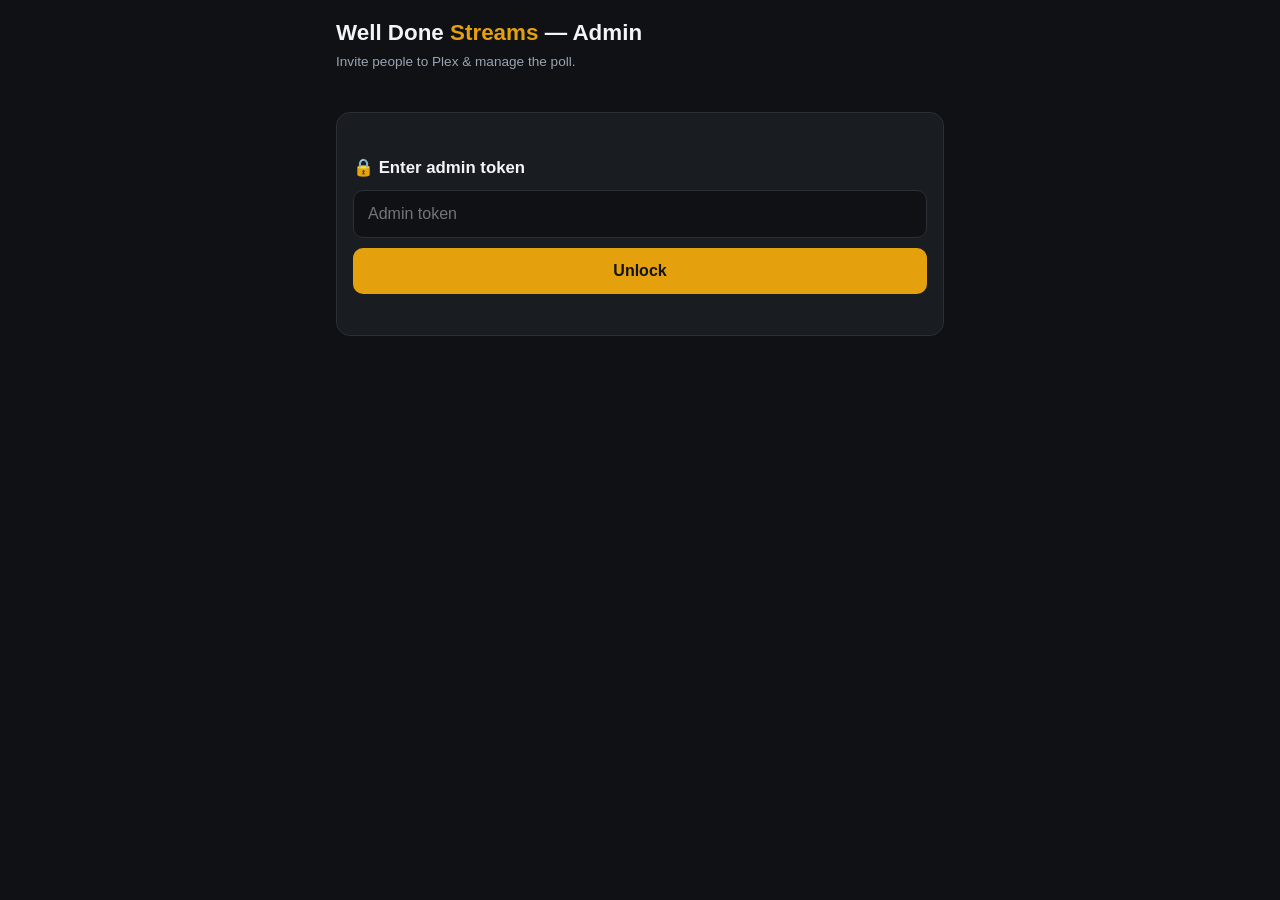
<file: admin.html>
<!DOCTYPE html>
<html lang="en">
<head>
  <meta charset="UTF-8" />
  <meta name="viewport" content="width=device-width, initial-scale=1.0" />
  <meta name="robots" content="noindex, nofollow" />
  <link rel="icon" type="image/svg+xml" href="/favicon.svg" />
  <title>WDS Admin</title>
  <style>
    * { box-sizing:border-box; margin:0; padding:0; -webkit-tap-highlight-color:transparent; }
    :root { --bg:#0f1114; --surface:#191c21; --surface2:#22262d; --text:#f2f4f7; --dim:#9aa4b2; --border:#2b2f37; --accent:#e5a00d; --ok:#2fae66; --err:#e2483d; }
    body { font-family:-apple-system,BlinkMacSystemFont,"Segoe UI",Roboto,sans-serif; background:var(--bg); color:var(--text); line-height:1.5; padding:16px; max-width:640px; margin:0 auto; }
    h1 { font-size:1.4rem; margin-bottom:2px; }
    h1 span { color:var(--accent); }
    .sub { color:var(--dim); font-size:.85rem; margin-bottom:20px; }
    h2 { font-size:1.05rem; margin:26px 0 10px; display:flex; align-items:center; gap:8px; }
    .card { background:var(--surface); border:1px solid var(--border); border-radius:14px; padding:16px; margin-bottom:14px; }
    input { width:100%; padding:14px; border-radius:10px; border:1px solid var(--border); background:var(--bg); color:var(--text); font-size:16px; font-family:inherit; margin-bottom:10px; }
    input:focus { outline:2px solid var(--accent); border-color:transparent; }
    button { border:none; border-radius:10px; padding:14px 18px; font-size:16px; font-weight:700; cursor:pointer; font-family:inherit; }
    .btn { background:var(--accent); color:#10130f; width:100%; }
    .btn:active { transform:translateY(1px); }
    .btn:disabled { opacity:.5; }
    .row { display:flex; gap:8px; align-items:center; background:var(--surface2); border:1px solid var(--border); border-radius:12px; padding:12px 14px; margin-bottom:10px; }
    .row .who { flex:1; min-width:0; }
    .row .who .nm { font-weight:600; }
    .row .who .em { color:var(--dim); font-size:.85rem; word-break:break-all; }
    .row .acts { display:flex; gap:6px; flex-shrink:0; }
    .mini { padding:10px 14px; font-size:14px; border-radius:9px; }
    .invite { background:var(--ok); color:#08140c; }
    .dismiss { background:var(--surface); color:var(--dim); border:1px solid var(--border); }
    .msg { font-size:.9rem; margin-top:8px; min-height:1.2em; }
    .msg.ok { color:var(--ok); } .msg.err { color:var(--err); }
    .empty { color:var(--dim); font-size:.9rem; text-align:center; padding:14px; }
    .gate { margin-top:40px; }
    .poll-opt { display:flex; gap:8px; margin-bottom:12px; align-items:center; }
    .poll-opt input { margin-bottom:0; }
    .poll-opt img { width:40px; height:60px; object-fit:cover; border-radius:6px; background:#333; }
    .poll-opt button.rm { background:var(--err); color:#fff; padding:0 16px; }
    .poll-opt .votes { width:64px; text-align:center; }
    .poll-opt .plus { background:var(--ok); color:#08140c; padding:0 12px; }
    .poll-opt .vwrap { display:flex; gap:4px; align-items:center; }
    .poll-opt .vwrap label { font-size:.7rem; color:var(--dim); }
    .addopt { background:var(--surface2); color:var(--text); border:1px solid var(--border); width:100%; margin-bottom:10px; }
    .movie-search { display:flex; gap:8px; margin-bottom:10px; }
    .movie-search input { flex:1; margin-bottom:0; }
    .hide { display:none; }
    .pill { font-size:.7rem; background:var(--surface2); color:var(--dim); padding:2px 8px; border-radius:99px; border:1px solid var(--border); }
    
    /* Added to structure the new dual-input layout cleanly */
    .poll-inputs { display: flex; flex-direction: column; gap: 6px; flex: 1; }
  </style>
</head>
<body>
  <h1>Well Done <span>Streams</span> — Admin</h1>
  <div class="sub">Invite people to Plex &amp; manage the poll.</div>

  <!-- LOGIN GATE -->
  <div id="gate" class="gate">
    <div class="card">
      <h2>🔒 Enter admin token</h2>
      <input type="password" id="token" placeholder="Admin token" autocomplete="current-password" />
      <button class="btn" id="unlock">Unlock</button>
      <div class="msg" id="gateMsg"></div>
    </div>
  </div>

  <!-- PANEL -->
  <div id="panel" class="hide">
    <!-- MANUAL INVITE -->
    <h2>➕ Invite by email</h2>
    <div class="card">
      <input type="email" id="manualEmail" placeholder="their-plex-email@example.com" />
      <button class="btn" id="manualInvite">Send Plex Invite</button>
      <div class="msg" id="manualMsg"></div>
    </div>

    <!-- PENDING REQUESTS -->
    <h2>📥 Pending requests <span class="pill" id="pendingCount">0</span></h2>
    <div class="card" id="pendingWrap">
      <div class="empty">Loading…</div>
    </div>

    <!-- POLL MANAGEMENT -->
    <h2>🗳️ Poll options</h2>
    <div class="card">
      <!-- Search for movie poster -->
      <div class="movie-search">
        <input type="text" id="movieQuery" placeholder="Search movie for poster…" />
        <button class="mini" id="searchMovie" style="width:80px;">Lookup</button>
      </div>
      <div id="pollOpts"></div>
      <button class="addopt" id="addOpt">+ Add plain option</button>
      <button class="btn" id="savePoll">Save Poll (resets votes)</button>
      <p class="sub">Remove every option and save to hide the poll on the main page.</p>
      <div class="msg" id="pollMsg"></div>
    </div>

    <button class="dismiss mini" id="logout" style="width:100%;margin-top:10px;">Lock admin</button>
  </div>

<script>
  const API = "/api";
  let TOKEN = sessionStorage.getItem('wds-admin-token') || '';

  const $ = id => document.getElementById(id);
  const authHeaders = () => ({ 'Authorization': 'Bearer ' + TOKEN, 'Content-Type': 'application/json' });

  async function api(pathName, opts = {}) {
    const res = await fetch(API + pathName, { ...opts, headers: { ...authHeaders(), ...(opts.headers||{}) } });
    let data = null;
    const ct = res.headers.get('content-type') || '';
    if (ct.includes('application/json')) data = await res.json().catch(()=>null);
    else data = { message: await res.text().catch(()=>'') };
    return { ok: res.ok, status: res.status, data };
  }

  // ---------- gate ----------
  $('unlock').addEventListener('click', tryUnlock);
  $('token').addEventListener('keydown', e => { if (e.key === 'Enter') tryUnlock(); });
  async function tryUnlock() {
    const t = $('token').value.trim();
    if (!t) return;
    TOKEN = t;
    const r = await api('/admin/pending');
    if (r.ok) {
      sessionStorage.setItem('wds-admin-token', TOKEN);
      $('gate').classList.add('hide');
      $('panel').classList.remove('hide');
      renderPending(r.data.pending || []);
      loadPoll();
    } else {
      $('gateMsg').className = 'msg err';
      $('gateMsg').textContent = r.status === 401 ? 'Wrong token.' : ('Error: ' + (r.data?.error || r.status));
      TOKEN = '';
    }
  }
  $('logout').addEventListener('click', () => {
    sessionStorage.removeItem('wds-admin-token'); TOKEN='';
    $('panel').classList.add('hide'); $('gate').classList.remove('hide');
    $('token').value=''; $('gateMsg').textContent='';
  });

  // ---------- pending ----------
  function renderPending(list) {
    $('pendingCount').textContent = list.length;
    const wrap = $('pendingWrap');
    if (!list.length) { wrap.innerHTML = '<div class="empty">No pending requests 🎉</div>'; return; }
    wrap.innerHTML = '';
    list.forEach(p => {
      const row = document.createElement('div');
      row.className = 'row';
      row.innerHTML = `<div class="who"><div class="nm"></div><div class="em"></div></div>
        <div class="acts">
          <button class="mini invite">Invite</button>
          <button class="mini dismiss">✖</button>
        </div>`;
      row.querySelector('.nm').textContent = p.name;
      row.querySelector('.em').textContent = p.email;
      row.querySelector('.invite').addEventListener('click', async (e) => {
        const btn = e.target; btn.disabled = true; btn.textContent = '…';
        const r = await api('/admin/invite', { method:'POST', body: JSON.stringify({ email: p.email, id: p.id }) });
        if (r.ok) { row.style.opacity = .4; row.querySelector('.acts').innerHTML = '<span class="pill">'+(r.data.already?'already shared':'invited ✓')+'</span>'; refreshPending(); }
        else { btn.disabled = false; btn.textContent = 'Invite'; alert(r.data?.error || 'Failed'); }
      });
      row.querySelector('.dismiss').addEventListener('click', async () => {
        if (!confirm('Remove '+p.email+' without inviting?')) return;
        await api('/admin/dismiss', { method:'POST', body: JSON.stringify({ id: p.id }) });
        refreshPending();
      });
      wrap.appendChild(row);
    });
  }
  async function refreshPending() {
    const r = await api('/admin/pending');
    if (r.ok) renderPending(r.data.pending || []);
  }

  // ---------- manual invite ----------
  $('manualInvite').addEventListener('click', async () => {
    const email = $('manualEmail').value.trim();
    const m = $('manualMsg');
    if (!email) { m.className='msg err'; m.textContent='Enter an email.'; return; }
    const btn = $('manualInvite'); btn.disabled = true; btn.textContent='Sending…';
    const r = await api('/admin/invite', { method:'POST', body: JSON.stringify({ email }) });
    if (r.ok) { m.className='msg ok'; m.textContent = r.data.already ? 'Already shared with that account.' : 'Invite sent!'; $('manualEmail').value=''; }
    else { m.className='msg err'; m.textContent = r.data?.error || ('Failed ('+r.status+')'); }
    btn.disabled=false; btn.textContent='Send Plex Invite';
  });

  // ---------- poll ----------
  let currentOptions = []; // {name, poster}
  let currentCounts = {};
  
  function pollRow(opt) {
    const div = document.createElement('div');
    div.className = 'poll-opt';
    const name = typeof opt === 'string' ? opt : opt.name;
    const poster = opt && opt.poster;
    const votes = currentCounts[name] || 0;
    const ph = 'data:image/svg+xml,%3Csvg xmlns=%22http://www.w3.org/2000/svg%22 width=%2230%22 height=%2245%22%3E%3Crect width=%2230%22 height=%2245%22 fill=%22%23333%22/%3E%3C/svg%3E';
    
    // UPGRADED: Added an explicit visible input for the poster URL so you can edit it directly
    div.innerHTML = `<img src="${escapeHtml(poster || ph)}" alt="" />`
      + `<div class="poll-inputs">`
      +   `<input type="text" class="nm" value="${escapeHtml(name)}" placeholder="Movie/Show Name" />`
      +   `<input type="text" class="poster-url" value="${escapeHtml(poster||'')}" placeholder="Poster Image URL" style="font-size:0.8rem; padding:8px;" />`
      + `</div>`
      + `<div class="vwrap"><input type="number" class="votes" min="0" value="${escapeHtml(votes)}" title="Vote count" /><button class="plus" title="+1 vote">+1</button></div>`
      + `<button class="rm">✖</button>`;
      
    div.querySelector('.rm').addEventListener('click', () => div.remove());
    div.querySelector('.plus').addEventListener('click', () => {
      const vi = div.querySelector('.votes');
      vi.value = (parseInt(vi.value || '0', 10) + 1);
    });
    
    // Auto-update the image thumbnail when you paste a new URL
    div.querySelector('.poster-url').addEventListener('input', (e) => {
        div.querySelector('img').src = e.target.value || ph;
    });
    
    return div;
  }

  function escapeHtml(s) {
    return String(s).replace(/[&<>"']/g, c => ({'&':'&amp;','<':'&lt;','>':'&gt;','"':'&quot;',"'":'&#39;'}[c]));
  }

  async function loadPoll() {
    const res = await fetch(API + '/poll'); const data = await res.json();
    currentCounts = data.counts || {};
    const c = $('pollOpts'); c.innerHTML = '';
    currentOptions = [];
    (data.options || []).forEach(o => {
      currentOptions.push(o);
      c.appendChild(pollRow(o));
    });
  }

  $('addOpt').addEventListener('click', () => {
    const c = $('pollOpts');
    c.appendChild(pollRow(''));
    currentOptions.push({name:''});
  });

  // ---- Movie search and add with poster ----
  $('searchMovie').addEventListener('click', async () => {
    const query = $('movieQuery').value.trim();
    if (!query) return;
    const btn = $('searchMovie'); btn.disabled = true; btn.textContent = '…';
    try {
      const r = await api('/poll/lookup', { method:'POST', body: JSON.stringify({ query }) });
      if (r.ok && r.data.name) {
        let poster = r.data.poster;
        if (!poster) {
          poster = prompt('No poster found automatically. Paste a poster image URL, or leave blank:', '') || null;
        }
        const newOpt = { name: r.data.name, poster };
        currentOptions.push(newOpt);
        const c = $('pollOpts');
        if (currentOptions.length > 1 && currentOptions[currentOptions.length-2] && currentOptions[currentOptions.length-2].name === '') {
          currentOptions.pop();
          c.lastChild.remove();
        }
        c.appendChild(pollRow(newOpt));
        $('movieQuery').value = '';
      } else {
        const manualPoster = prompt('Lookup failed. Paste a poster image URL for "' + query + '" (or leave blank for no poster):', '') || null;
        const newOpt = { name: query, poster: manualPoster };
        currentOptions.push(newOpt);
        $('pollOpts').appendChild(pollRow(newOpt));
        $('movieQuery').value = '';
      }
    } catch(e) { alert('Lookup failed'); }
    btn.disabled = false; btn.textContent = 'Lookup';
  });

  $('savePoll').addEventListener('click', async () => {
    const rows = [...$('pollOpts').querySelectorAll('.poll-opt')];
    const built = rows.map(row => {
      const name = row.querySelector('.nm').value.trim();
      // UPGRADED: Pulls the poster URL directly from the visible input field
      const poster = row.querySelector('.poster-url').value.trim() || null;
      const votes = parseInt(row.querySelector('.votes').value || '0', 10);
      return { name, poster, votes };
    }).filter(o => o.name);
    

    // 1) Save options (this resets counts to 0 on the server)
    const merged = built.map(o => ({ name: o.name, poster: o.poster }));
    const r = await api('/poll/admin', { method:'PUT', body: JSON.stringify({ options: merged }) });
    if (!r.ok) { $('pollMsg').className='msg err'; $('pollMsg').textContent = r.data?.error || 'Failed.'; return; }

    // 2) Apply any manual vote counts (>0) via set-votes
    for (const o of built) {
      if (o.votes > 0) {
        await api('/admin/set-votes', { method:'POST', body: JSON.stringify({ name: o.name, count: o.votes }) });
      }
    }
    
    $('pollMsg').className='msg ok'; $('pollMsg').textContent=built.length?'Poll saved.':'Poll hidden. Add options and save to show it again.';
    
    // UPGRADED: Wait 500ms before reloading to give the backend time to actually write the file
    setTimeout(() => loadPoll(), 500); 
  });

  // auto-unlock if token stored
  if (TOKEN) { $('token').value = TOKEN; tryUnlock(); }
</script>
</body>
</html>
</file>
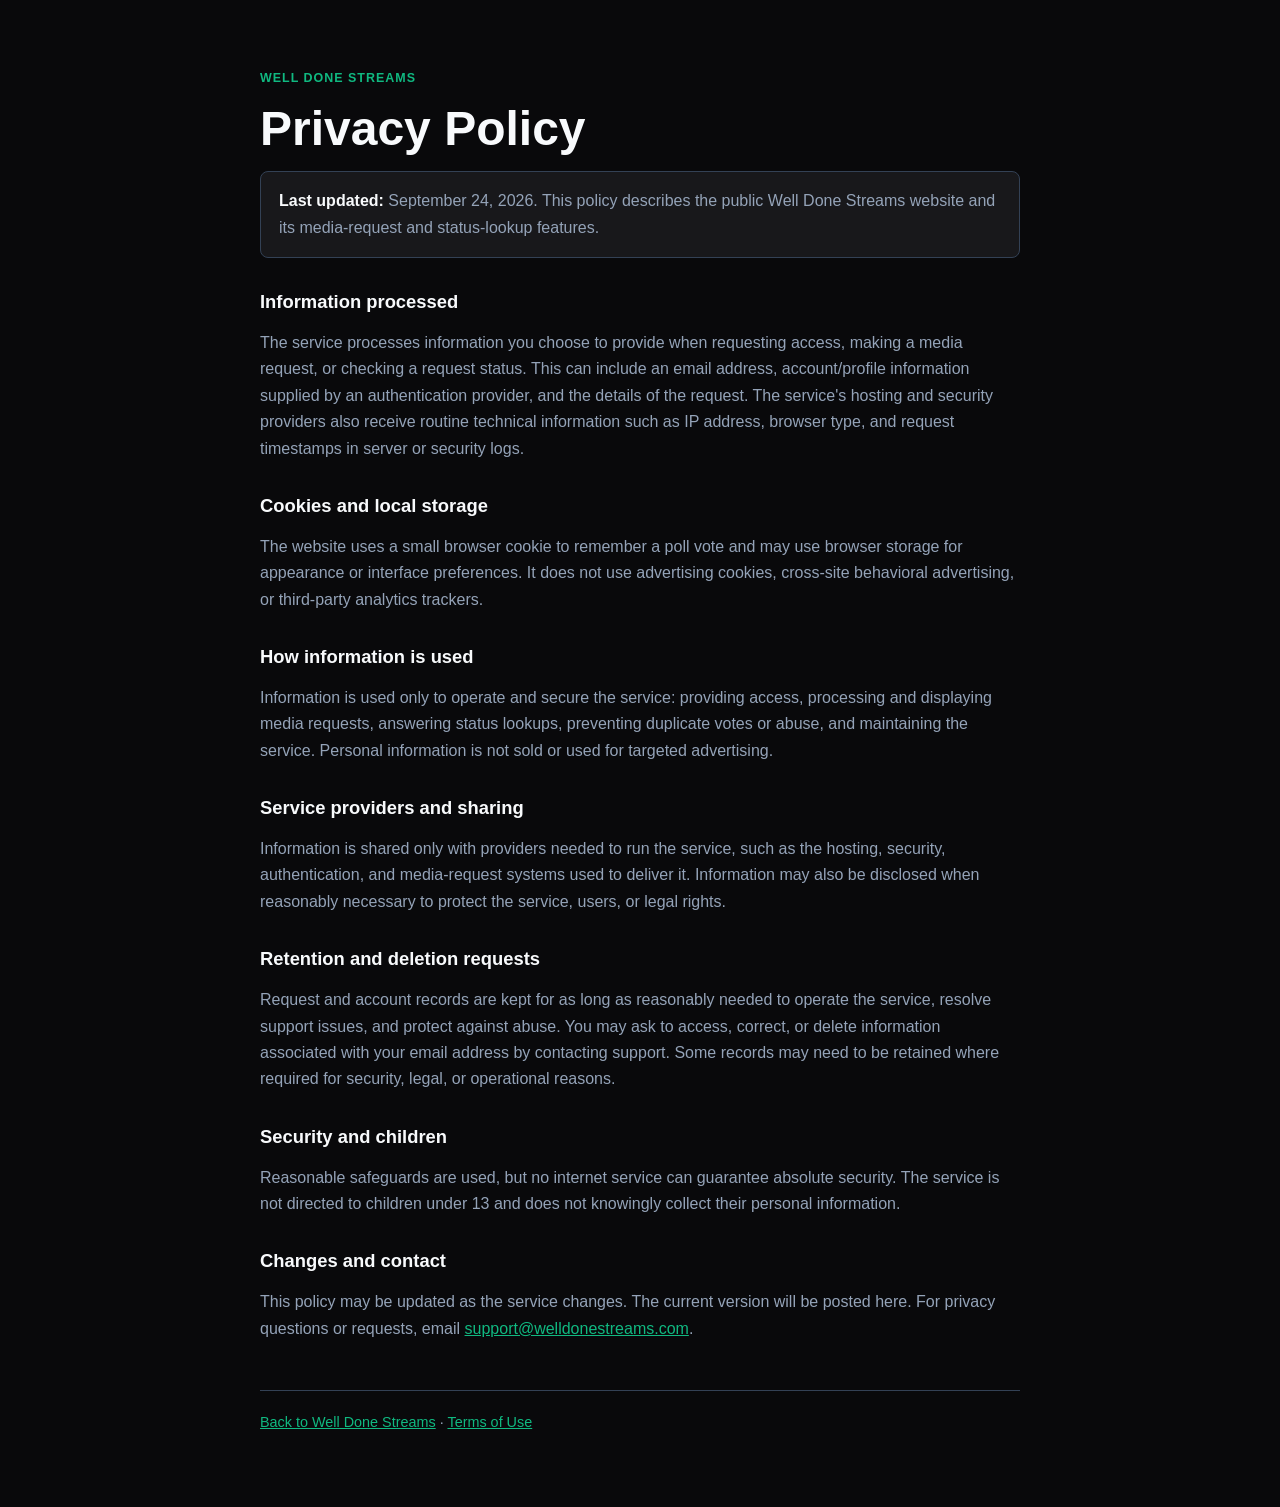
<file: privacy.html>
<!DOCTYPE html>
<html lang="en">
<head>
  <meta charset="UTF-8" />
  <meta name="viewport" content="width=device-width, initial-scale=1.0" />
  <title>Privacy Policy | Well Done Streams</title>
  <meta name="description" content="Privacy information for Well Done Streams and its request services." />
  <link rel="canonical" href="https://welldonestreams.com/privacy.html" />
  <link rel="icon" type="image/svg+xml" href="/favicon.svg" />
  <link rel="stylesheet" href="css/landing.css?v=20260905-empty-poll" />
  <style>
    :root { --bg:#09090b; --surface:#18181b; --text:#f8fafc; --text-dim:#94a3b8; --border:#334155; --accent:#10b981; }
    * { box-sizing:border-box; }
    body { margin:0; background:var(--bg); color:var(--text); font:16px/1.65 -apple-system,BlinkMacSystemFont,"Segoe UI",Roboto,Helvetica,Arial,sans-serif; }
    main { width:min(760px,calc(100% - 40px)); margin:0 auto; padding:56px 0 72px; }
    a { color:var(--accent); }
    .eyebrow { color:var(--accent); font-weight:700; font-size:.78rem; letter-spacing:.08em; text-transform:uppercase; }
    h1 { font-size:clamp(2rem,4vw,3rem); line-height:1.12; margin:.35rem 0 1rem; }
    h2 { font-size:1.15rem; margin:2rem 0 .45rem; }
    p, li { color:var(--text-dim); }
    strong { color:var(--text); }
    .notice { padding:16px 18px; border:1px solid var(--border); border-radius:8px; background:var(--surface); color:var(--text-dim); }
    footer { border-top:1px solid var(--border); margin-top:3rem; padding-top:1.25rem; color:var(--text-dim); font-size:.9rem; }
  </style>
</head>
<body>
  <main>
    <p class="eyebrow">Well Done Streams</p>
    <h1>Privacy Policy</h1>
    <p class="notice"><strong>Last updated:</strong> September 24, 2026. This policy describes the public Well Done Streams website and its media-request and status-lookup features.</p>

    <h2>Information processed</h2>
    <p>The service processes information you choose to provide when requesting access, making a media request, or checking a request status. This can include an email address, account/profile information supplied by an authentication provider, and the details of the request. The service's hosting and security providers also receive routine technical information such as IP address, browser type, and request timestamps in server or security logs.</p>

    <h2>Cookies and local storage</h2>
    <p>The website uses a small browser cookie to remember a poll vote and may use browser storage for appearance or interface preferences. It does not use advertising cookies, cross-site behavioral advertising, or third-party analytics trackers.</p>

    <h2>How information is used</h2>
    <p>Information is used only to operate and secure the service: providing access, processing and displaying media requests, answering status lookups, preventing duplicate votes or abuse, and maintaining the service. Personal information is not sold or used for targeted advertising.</p>

    <h2>Service providers and sharing</h2>
    <p>Information is shared only with providers needed to run the service, such as the hosting, security, authentication, and media-request systems used to deliver it. Information may also be disclosed when reasonably necessary to protect the service, users, or legal rights.</p>

    <h2>Retention and deletion requests</h2>
    <p>Request and account records are kept for as long as reasonably needed to operate the service, resolve support issues, and protect against abuse. You may ask to access, correct, or delete information associated with your email address by contacting support. Some records may need to be retained where required for security, legal, or operational reasons.</p>

    <h2>Security and children</h2>
    <p>Reasonable safeguards are used, but no internet service can guarantee absolute security. The service is not directed to children under 13 and does not knowingly collect their personal information.</p>

    <h2>Changes and contact</h2>
    <p>This policy may be updated as the service changes. The current version will be posted here. For privacy questions or requests, email <a href="mailto:support@welldonestreams.com">support@welldonestreams.com</a>.</p>

    <footer><a href="/">Back to Well Done Streams</a> &middot; <a href="/terms.html">Terms of Use</a></footer>
  </main>
</body>
</html>
</file>
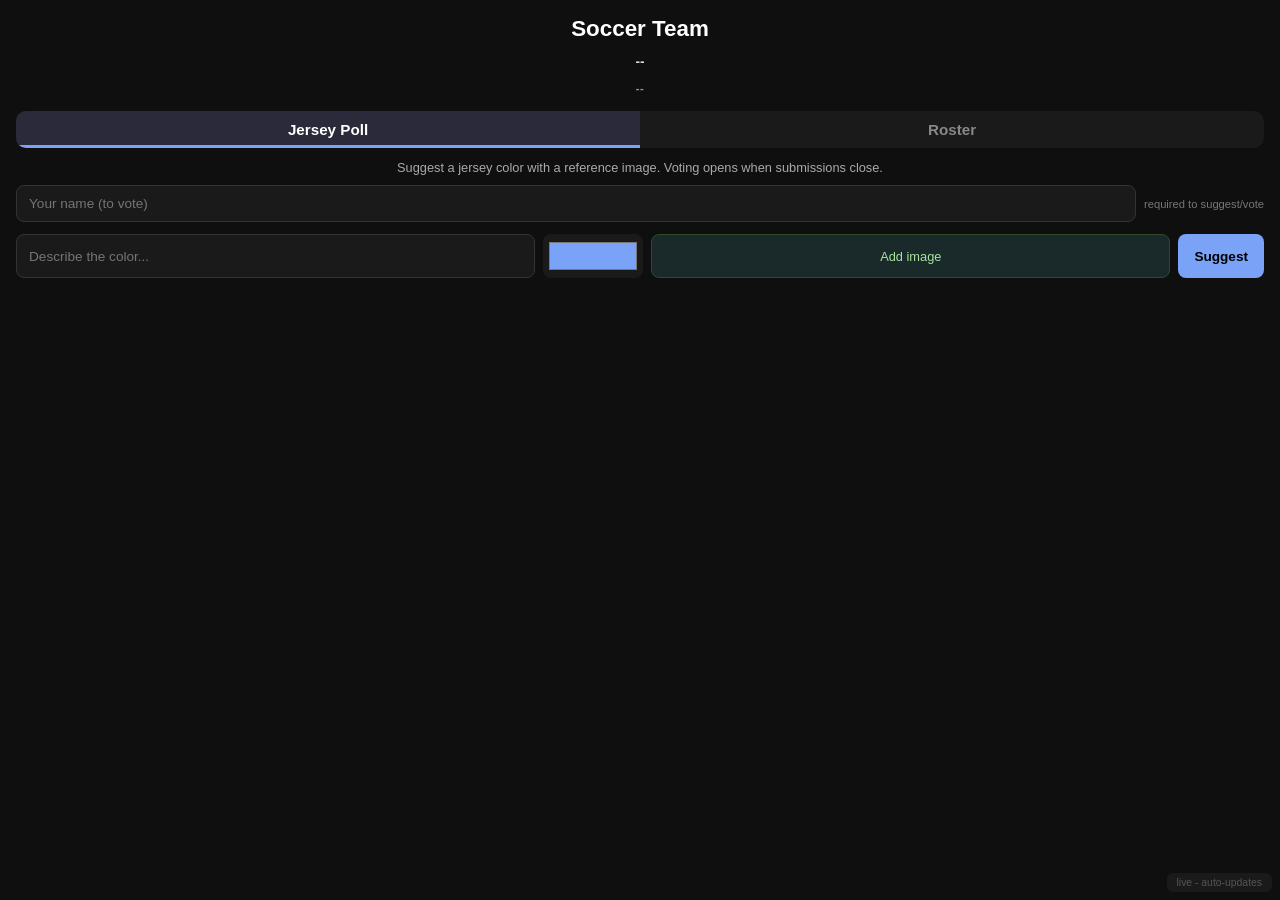
<file: soccer.html>
<!DOCTYPE html>
<html lang="en">
<head>
<meta charset="UTF-8">
<meta name="viewport" content="width=device-width, initial-scale=1.0">
<title>Soccer — Jersey Poll + Roster</title>
<meta name="robots" content="noindex, nofollow">
<link rel="icon" type="image/svg+xml" href="/favicon.svg">
<style>
*,*::before,*::after{box-sizing:border-box;margin:0;padding:0}
body{font-family:-apple-system,BlinkMacSystemFont,'Segoe UI',Roboto,sans-serif;background:#0f0f0f;color:#e0e0e0;min-height:100dvh;padding:16px 16px 80px}
h1{font-size:1.4rem;text-align:center;margin-bottom:2px;color:#fff}
.subhead{text-align:center;color:#999;font-size:.8rem;margin-bottom:8px}
.countdown{text-align:center;padding:10px 0;font-size:.85rem;font-weight:600}
.countdown.submissions{color:#f9e2af}
.countdown.voting{color:#a6e3a1}
.phase-badge{display:inline-block;padding:3px 12px;border-radius:10px;font-size:.7rem;font-weight:700;text-transform:uppercase;letter-spacing:.05em;margin-bottom:6px}
.phase-badge.submissions{background:#f9e2af20;color:#f9e2af;border:1px solid #f9e2af40}
.phase-badge.voting{background:#a6e3a120;color:#a6e3a1;border:1px solid #a6e3a140}
.tabs{display:flex;gap:0;margin-bottom:12px;border-radius:10px;overflow:hidden;background:#1a1a1a}
.tab-btn{flex:1;padding:10px 8px;border:none;background:transparent;color:#888;font-size:.95rem;font-weight:600;cursor:pointer;transition:all .15s}
.tab-btn.active{background:#2a2a3a;color:#fff;box-shadow:inset 0 -3px 0 #7aa2f7}
.panel{display:none}
.panel.active{display:block}
.poll-header{text-align:center;margin-bottom:10px;color:#aaa;font-size:.8rem}
.color-list{display:flex;flex-direction:column;gap:8px}
.color-card{display:flex;align-items:center;gap:10px;padding:10px 12px;background:#1a1a1a;border-radius:10px;cursor:pointer;transition:all .15s;border:2px solid transparent;position:relative;overflow:hidden}
.color-card:hover{border-color:#444}
.color-card.voted{border-color:#4caf50;background:#1a2a1a}
.color-card.lead{border-color:#ffd700;background:#1a1a0a}
.color-card.disabled{cursor:not-allowed;opacity:.7}
.swatch{width:36px;height:36px;border-radius:8px;flex-shrink:0;border:2px solid #333;background-size:cover;background-position:center}
.swatch.has-img{border-color:#555}
.color-info{flex:1;min-width:0}
.color-name{font-weight:600;font-size:.95rem;margin-bottom:1px}
.color-meta{font-size:.7rem;color:#777}
.color-meta .img-tag{color:#7aa2f7;font-weight:600}
.vote-bar-wrap{width:100%;height:5px;background:#2a2a2a;border-radius:3px;margin-top:3px;overflow:hidden}
.vote-bar{height:100%;background:#7aa2f7;border-radius:3px;transition:width .3s}
.vote-count{font-weight:700;font-size:1rem;color:#7aa2f7;min-width:26px;text-align:center}
.lead-badge{position:absolute;top:-8px;right:12px;background:#ffd700;color:#000;font-size:.6rem;padding:2px 8px;border-radius:10px;font-weight:700;z-index:1}
.thumb-preview{width:28px;height:28px;border-radius:4px;background-size:cover;background-position:center;flex-shrink:0;border:1px solid #333;cursor:zoom-in;margin-left:-4px}
.thumb-preview:hover{transform:scale(2.5);z-index:10;position:relative;border-color:#7aa2f7}
.suggest-box{display:flex;gap:8px;margin-top:12px;flex-wrap:wrap}
.suggest-box input,.suggest-box label{flex:1;min-width:100px;padding:10px 12px;background:#1a1a1a;border:1px solid #333;border-radius:8px;color:#fff;font-size:.85rem}
.suggest-box input[type=color]{flex:0 0 44px;padding:4px;height:44px;border:none;cursor:pointer}
.suggest-box button{padding:10px 16px;background:#7aa2f7;color:#000;border:none;border-radius:8px;font-weight:700;font-size:.85rem;cursor:pointer;white-space:nowrap}
.suggest-box button:disabled{opacity:.4;cursor:default}
.suggest-box label.file-label{display:flex;align-items:center;gap:4px;cursor:pointer;background:#1a2a2a;border-color:#2a4a2a;color:#a6e3a1;font-size:.8rem;white-space:nowrap;text-align:center;justify-content:center}
.suggest-box label.file-label.has-file{background:#1a2a3a;border-color:#2a4a7a;color:#7aa2f7}
.suggest-box label.file-label input[type=file]{display:none}
.file-remove{font-size:1.2rem;line-height:1;margin-left:2px;cursor:pointer;color:#f38ba8;display:none}
.has-file .file-remove{display:inline}
.voter-line{display:flex;gap:8px;margin-top:8px;flex-wrap:wrap;align-items:center}
.voter-line input{flex:1;min-width:120px;padding:10px 12px;background:#1a1a1a;border:1px solid #333;border-radius:8px;color:#fff;font-size:.85rem}
.voter-line .hint{font-size:.7rem;color:#777}
.msg{text-align:center;font-size:.75rem;margin-top:6px;min-height:18px;color:#f7768e}
.msg.ok{color:#a6e3a1}
.roster-table{width:100%;border-collapse:collapse;margin-bottom:12px}
.roster-table th,.roster-table td{padding:8px 6px;text-align:left;border-bottom:1px solid #222}
.roster-table th{font-size:.7rem;text-transform:uppercase;color:#777;font-weight:600}
.roster-table td{font-size:.85rem}
.roster-table td.edit-cell{width:40px;text-align:center}
.roster-edit-btn{background:none;border:1px solid #444;color:#777;border-radius:4px;padding:2px 8px;font-size:.7rem;cursor:pointer}
.roster-edit-btn:hover{background:#2a2a2a;color:#fff}
.roster-table tr:hover{background:#1a1a1a}
.num{font-weight:700;color:#7aa2f7}
.size-badge{display:inline-block;padding:2px 8px;border-radius:8px;font-size:.7rem;font-weight:600;background:#2a2a2a;color:#aaa}
.size-badge:empty{display:none}
.roster-form{display:flex;gap:6px;flex-wrap:wrap;align-items:flex-end}
.roster-form input,.roster-form select{padding:10px 12px;background:#1a1a1a;border:1px solid #333;border-radius:8px;color:#fff;font-size:.85rem}
.roster-form select{flex:0 0 auto}
.roster-form input[name=name]{flex:2;min-width:90px}
.roster-form input[name=number]{flex:1;min-width:50px;max-width:70px}
.roster-form button{padding:10px 16px;background:#7aa2f7;color:#000;border:none;border-radius:8px;font-weight:700;font-size:.85rem;cursor:pointer;white-space:nowrap}
.deploy-note{position:fixed;bottom:8px;right:8px;background:#1a1a1a;padding:4px 10px;border-radius:6px;font-size:.65rem;color:#555;z-index:10}
.live-dot{display:inline-block;width:6px;height:6px;border-radius:50%;background:#a6e3a1;margin-right:4px;animation:pulse 1.5s infinite}
@keyframes pulse{0%,100%{opacity:1}50%{opacity:.3}}
</style>
</head>
<body>
<h1>Soccer Team</h1>
<div class="countdown" id="countdown">--</div>
<p class="subhead"><span class="phase-badge" id="phase-badge">--</span></p>
<div class="tabs">
  <button class="tab-btn active" data-tab="poll">Jersey Poll</button>
  <button class="tab-btn" data-tab="roster">Roster</button>
</div>
<div class="panel active" id="panel-poll">
  <div class="poll-header" id="poll-header">Suggest a jersey color with a reference image. Voting opens when submissions close.</div>
  <div class="voter-line">
    <input type="text" id="voter-name" placeholder="Your name (to vote)" maxlength="60">
    <span class="hint">required to suggest/vote</span>
  </div>
  <div class="color-list" id="color-list"></div>
  <div class="suggest-box" id="suggest-box">
    <input type="text" id="new-color" placeholder="Describe the color..." maxlength="60">
    <input type="color" id="new-hex" value="#7aa2f7">
    <label class="file-label" id="file-label" title="Attach a reference image">
      <input type="file" id="file-input" accept="image/*">
      Add image
      <span class="file-remove" id="file-remove" title="Remove image">X</span>
    </label>
    <button id="add-color">Suggest</button>
  </div>
  <div class="msg" id="poll-msg"></div>
</div>
<div class="panel" id="panel-roster">
  <table class="roster-table">
    <thead><tr><th>Player</th><th>#</th><th>Size</th><th>Sleeve</th><th>Shorts</th><th></th></tr></thead>
    <tbody id="roster-tbody"></tbody>
  </table>
  <div class="roster-form">
    <input type="text" name="name" placeholder="Your name" maxlength="60">
    <input type="text" name="number" placeholder="#" maxlength="10" inputmode="numeric">
    <select name="size"><option value="">Size?</option><option>XS</option><option>Small</option><option>Medium</option><option>Large</option><option>XL</option><option>XXL</option></select>
    <select name="sleeve"><option value="">Sleeve?</option><option>Short Sleeve</option><option>Long Sleeve</option></select>
    <select name="shorts"><option value="">Shorts?</option><option>Yes</option><option>No</option></select>
    <button id="roster-add">Add / Update</button>
    <button id="roster-delete" class="delete-btn">Delete</button>
  </div>
  <div class="msg" id="roster-msg"></div>
</div>
<div class="deploy-note">live - auto-updates</div>
<script>
var API='https://welldonestreams.com/api/soccer';
var pollData={colors:[]},roster=[],config={phase:'submissions',submissionDeadline:0};
var selectedFileDataUrl=null;
var pollInterval=null,countdownInterval=null;

// Remember voter name across refreshes
(function(){
  var vi=document.getElementById('voter-name');
  var saved=localStorage.getItem('soccer-voter')||'';
  if(saved)vi.value=saved;
  vi.addEventListener('input',function(){localStorage.setItem('soccer-voter',vi.value.trim())})
})();

document.querySelectorAll('.tab-btn').forEach(function(b){b.addEventListener('click',function(){
  document.querySelectorAll('.tab-btn,.panel').forEach(function(e){e.classList.remove('active')});
  b.classList.add('active');
  document.getElementById('panel-'+b.dataset.tab).classList.add('active');
  if(b.dataset.tab==='poll')renderAll();else renderRoster();
})});

var fi=document.getElementById('file-input');
var fl=document.getElementById('file-label');
var fr=document.getElementById('file-remove');
function clearFile(){selectedFileDataUrl=null;fi.value='';fl.classList.remove('has-file')}
fi.addEventListener('change',function(){
  var f=fi.files[0];if(!f)return;
  fl.classList.add('has-file');
  var reader=new FileReader();
  reader.onload=function(){
    var img=new Image();
    img.onload=function(){
      var maxW=1024,maxH=1024;
      var w=img.width,h=img.height;
      if(w>maxW||h>maxH){var ratio=Math.min(maxW/w,maxH/h);w=Math.round(w*ratio);h=Math.round(h*ratio)}
      var canvas=document.createElement('canvas');canvas.width=w;canvas.height=h;
      var ctx=canvas.getContext('2d');ctx.drawImage(img,0,0,w,h);
      selectedFileDataUrl=canvas.toDataURL('image/jpeg',0.75);
    };
    img.src=reader.result;
  };
  reader.readAsDataURL(f)
});
fr.addEventListener('click',function(e){e.preventDefault();e.stopPropagation();clearFile()});

async function refreshConfig(){
  try{var r=await fetch(API+'/config');config=await r.json();if(config.submissionDeadline)updatePhaseUI()}catch(e){}
}
function updatePhaseUI(){
  var b=document.getElementById('phase-badge');
  var c=document.getElementById('countdown');
  var h=document.getElementById('poll-header');
  b.className='phase-badge voting';
  b.textContent='Voting Open';
  c.className='countdown voting';
  c.textContent='Vote for your favorite — or suggest a new one!';
  h.textContent='Tap a color to vote, or suggest a new jersey color with a reference image.';
}

function renderPoll(){
  var co=pollData.colors;
  var list=document.getElementById('color-list');
  if(!co.length){list.innerHTML='<p style="text-align:center;color:#555;padding:20px">No colors yet</p>';return}
  var maxV=Math.max(1,co.reduce(function(a,c){return Math.max(a,c.votes.length)},0));
  var lead=co.reduce(function(a,b){return a.votes.length>=b.votes.length?a:b},co[0]);
  var voter=(document.getElementById('voter-name').value.trim()||'').toLowerCase();
  var canVote=true;
  list.innerHTML=co.map(function(c){
    var pct=Math.round(c.votes.length/maxV*100);
    var isLead=c===lead&&c.votes.length>0;
    var hasImg=!!c.image;
    var voted=c.votes.some(function(v){return v.toLowerCase()===voter});
    var sw=hasImg?'background-image:url('+ea(c.image)+');background-size:cover':'background:'+c.hex;
    var th=hasImg?'<div class="thumb-preview" style="background-image:url('+ea(c.image)+')" title="Click to enlarge"></div>':'';
    return '<div class="color-card'+(voted?' voted':'')+(isLead?' lead':'')+(!canVote?' disabled':'')+'" data-color="'+ea(c.name)+'" '+(canVote?'title="Tap to vote"':'')+'>'+
      (isLead?'<span class="lead-badge">#1</span>':'')+
      '<div class="swatch'+(hasImg?' has-img':'')+'" style="'+sw+'"></div>'+th+
      '<div class="color-info"><div class="color-name">'+e(c.name)+'</div><div class="color-meta">'+(c.votes.length?c.votes.join(', '):'')+(hasImg?' <span class="img-tag">ref img</span>':'')+'</div>'+
      '<div class="vote-bar-wrap"><div class="vote-bar" style="width:'+pct+'%"></div></div></div>'+
      '<div class="vote-count">'+c.votes.length+'</div></div>';
  }).join('');
  list.querySelectorAll('.thumb-preview').forEach(function(t){
    t.addEventListener('click',function(ev){ev.stopPropagation();
      var img=new Image();img.src=t.style.backgroundImage.slice(5,-2);
      img.style.cssText='position:fixed;top:0;left:0;width:100vw;height:100dvh;object-fit:contain;z-index:9999;background:#000;cursor:pointer';
      img.addEventListener('click',function(){img.remove()});document.body.appendChild(img)
    })
  })
}

function msg(panel,text,isErr){
  var el=document.getElementById((panel==='poll'?'poll':'roster')+'-msg');
  el.textContent=text;el.className='msg'+(isErr?'':' ok');
  if(text)setTimeout(function(){if(el.textContent===text){el.textContent='';el.className='msg'}},4000)
}

async function pollAction(body){
  msg('poll','',0);
  try{
    var r=await fetch(API+'/poll',{method:'POST',headers:{'Content-Type':'application/json'},body:JSON.stringify(body)});
    var d=await r.json();
    if(!r.ok){msg('poll',d.error||'Error',1);return}
    pollData=d;renderPoll();msg('poll','Done!',0)
  }catch(e){msg('poll','Network error.',1)}
}

document.getElementById('color-list').addEventListener('click',function(ev){
  var card=ev.target.closest('.color-card');
  if(!card||card.classList.contains('disabled'))return;
  var voter=document.getElementById('voter-name').value.trim();
  if(!voter){msg('poll','Enter your name first.',1);return}
  pollAction({action:'vote',color:card.dataset.color,voter:voter})
});

document.getElementById('add-color').addEventListener('click',function(){
  var color=document.getElementById('new-color').value.trim();
  var hex=document.getElementById('new-hex').value;
  if(!color){msg('poll','Enter a color name.',1);return}
  var sg=document.getElementById('voter-name').value.trim()||'Anon';
  var body={action:'add',color:color,hex:hex,suggester:sg};
  if(selectedFileDataUrl)body.image=selectedFileDataUrl;
  pollAction(body);
  document.getElementById('new-color').value='';clearFile()
});

async function refreshPoll(){
  try{var r=await fetch(API+'/poll');pollData=await r.json();if(!pollData.colors)pollData.colors=[];renderPoll()}catch(e){}
}

function renderRoster(){
  var tb=document.getElementById('roster-tbody');
  if(!roster.length){tb.innerHTML='<tr><td colspan="6" style="text-align:center;color:#555;padding:16px">No players yet</td></tr>';return}
  tb.innerHTML=roster.map(function(p){return '<tr><td>'+e(p.name)+'</td><td class="num">'+e(p.number)+'</td><td><span class="size-badge">'+e(p.size||'')+'</span></td><td>'+e(p.sleeve||'')+'</td><td>'+e(p.shorts||'')+'</td><td class="edit-cell"><button class="roster-edit-btn" data-name="'+ea(p.name)+'" data-number="'+ea(p.number)+'" data-size="'+ea(p.size||'')+'" data-sleeve="'+ea(p.sleeve||'')+'" data-shorts="'+ea(p.shorts||'')+'">Edit</button></td></tr>'}).join('')
  var delBtn=document.getElementById('roster-delete');
  var form=document.querySelector('.roster-form');
  tb.querySelectorAll('.roster-edit-btn').forEach(function(btn){
    btn.addEventListener('click',function(){
      form.querySelector('[name=name]').value=btn.dataset.name;
      form.querySelector('[name=number]').value=btn.dataset.number;
      form.querySelector('[name=size]').value=btn.dataset.size;
      form.querySelector('[name=sleeve]').value=btn.dataset.sleeve;
      form.querySelector('[name=shorts]').value=btn.dataset.shorts;
      delBtn.classList.add('show');
    })
  })
}
// Delete button with confirmation
document.getElementById('roster-delete').addEventListener('click',function(){
  var form=document.querySelector('.roster-form');
  var n=form.querySelector('[name=name]').value.trim();
  if(!n)return;
  if(!confirm('Are you sure you want to delete '+n+'?'))return;
  fetch(API+'/roster?name='+encodeURIComponent(n),{method:'DELETE'}).then(function(r){
    if(r.ok){refreshRoster();form.querySelector('[name=name]').value='';form.querySelector('[name=number]').value='';form.querySelector('[name=size]').value='';document.getElementById('roster-delete').classList.remove('show');msg('roster','Deleted '+n+'.',0)}
    else{r.json().then(function(d){msg('roster',d.error||'Error',1)})}
  }).catch(function(){msg('roster','Network error.',1)})
});

async function refreshRoster(){
  try{var r=await fetch(API+'/roster');roster=await r.json();if(!Array.isArray(roster))roster=[];roster.sort(function(a,b){return a.name.localeCompare(b.name)});renderRoster()}catch(e){}
}
document.getElementById('roster-add').addEventListener('click',async function(){
  var form=document.querySelector('.roster-form');
  var n=form.querySelector('[name=name]').value.trim();
  var nu=form.querySelector('[name=number]').value.trim();
  var si=form.querySelector('[name=size]').value;
  var sl=form.querySelector('[name=sleeve]').value;
  var sh=form.querySelector('[name=shorts]').value;
  if(!n||!nu){msg('roster','Name and number required.',1);return}
  try{
    var r=await fetch(API+'/roster',{method:'POST',headers:{'Content-Type':'application/json'},body:JSON.stringify({name:n,number:nu,size:si,sleeve:sl,shorts:sh})});
    var d=await r.json();
    if(!r.ok){msg('roster',d.error||'Error',1);return}
    roster=d;roster.sort(function(a,b){return a.name.localeCompare(b.name)});renderRoster();
    form.querySelector('[name=name]').value='';form.querySelector('[name=number]').value='';form.querySelector('[name=size]').value='';
    msg('roster','Saved!',0)
  }catch(e){msg('roster','Network error.',1)}
});

function e(s){var d=document.createElement('div');d.textContent=s;return d.innerHTML}
function ea(s){return s.replace(/&/g,'&amp;').replace(/"/g,'&quot;').replace(/</g,'&lt;').replace(/>/g,'&gt;')}
function renderAll(){renderPoll();updatePhaseUI()}

async function tick(){await Promise.all([refreshConfig(),refreshPoll(),refreshRoster()])}
tick().then(function(){
  pollInterval=setInterval(function(){refreshPoll();refreshRoster()},5000);
  countdownInterval=setInterval(refreshConfig,1000)
});
</script>
</body>
</html>
</file>
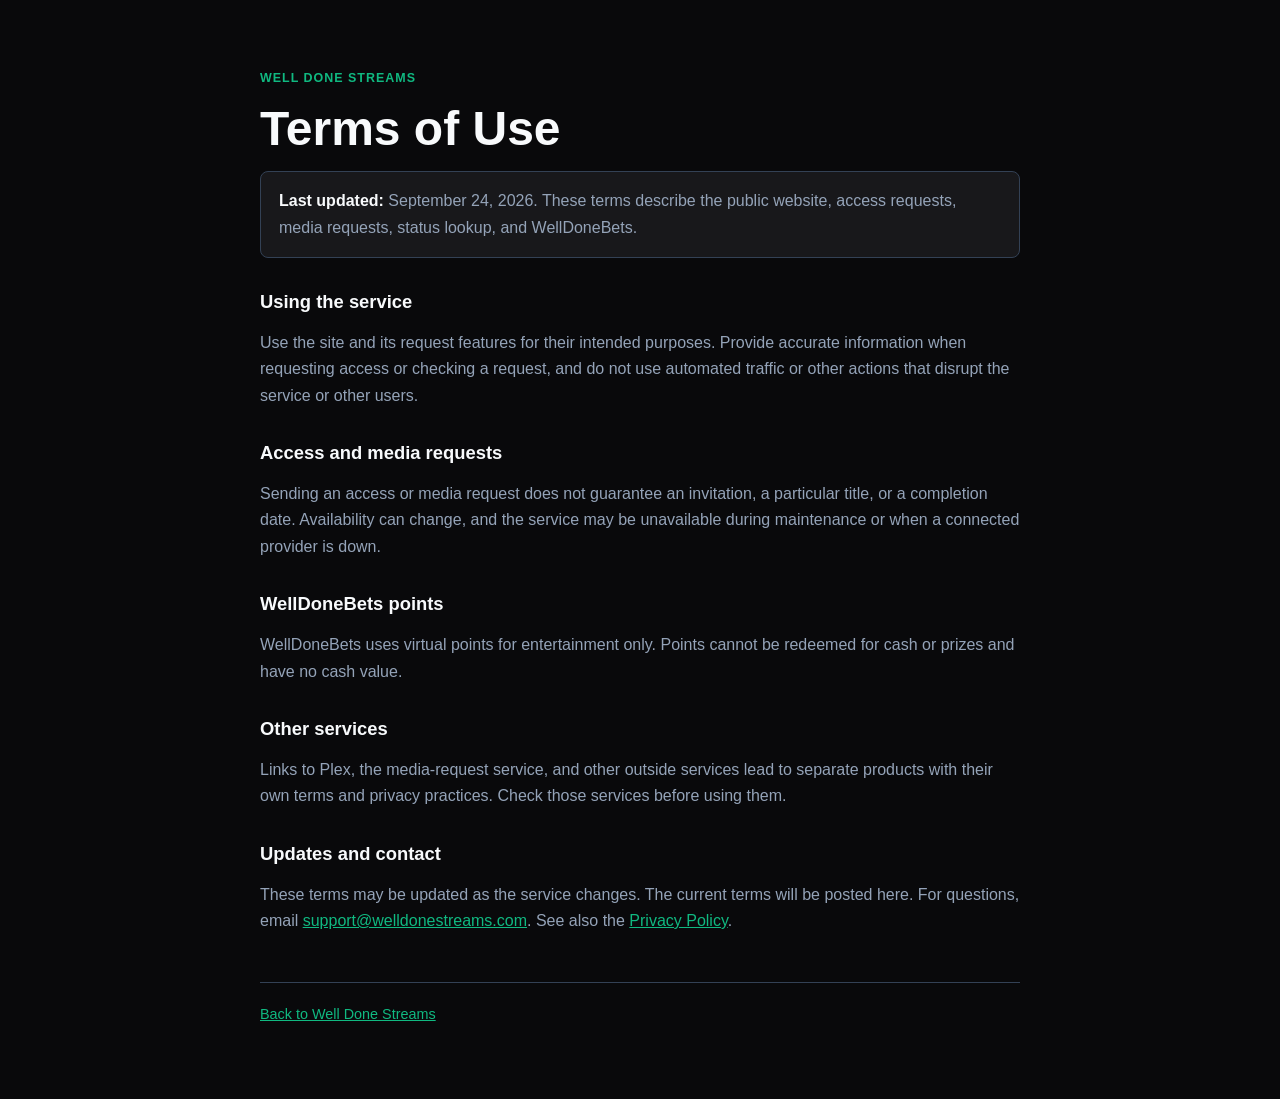
<file: terms.html>
<!DOCTYPE html>
<html lang="en">
<head>
  <meta charset="UTF-8" />
  <meta name="viewport" content="width=device-width, initial-scale=1.0" />
  <title>Terms of Use | Well Done Streams</title>
  <meta name="description" content="Plain-language terms for using Well Done Streams, including media requests and WellDoneBets points." />
  <link rel="canonical" href="https://welldonestreams.com/terms.html" />
  <link rel="icon" type="image/svg+xml" href="/favicon.svg" />
  <link rel="stylesheet" href="css/landing.css?v=20260905-empty-poll" />
  <style>
    :root { --bg:#09090b; --surface:#18181b; --text:#f8fafc; --text-dim:#94a3b8; --border:#334155; --accent:#10b981; }
    * { box-sizing:border-box; }
    body { margin:0; background:var(--bg); color:var(--text); font:16px/1.65 -apple-system,BlinkMacSystemFont,"Segoe UI",Roboto,Helvetica,Arial,sans-serif; }
    main { width:min(760px,calc(100% - 40px)); margin:0 auto; padding:56px 0 72px; }
    a { color:var(--accent); }
    .eyebrow { color:var(--accent); font-weight:700; font-size:.78rem; letter-spacing:.08em; text-transform:uppercase; }
    h1 { font-size:clamp(2rem,4vw,3rem); line-height:1.12; margin:.35rem 0 1rem; }
    h2 { font-size:1.15rem; margin:2rem 0 .45rem; }
    p, li { color:var(--text-dim); }
    strong { color:var(--text); }
    .notice { padding:16px 18px; border:1px solid var(--border); border-radius:8px; background:var(--surface); color:var(--text-dim); }
    footer { border-top:1px solid var(--border); margin-top:3rem; padding-top:1.25rem; color:var(--text-dim); font-size:.9rem; }
  </style>
</head>
<body>
  <main>
    <p class="eyebrow">Well Done Streams</p>
    <h1>Terms of Use</h1>
    <p class="notice"><strong>Last updated:</strong> September 24, 2026. These terms describe the public website, access requests, media requests, status lookup, and WellDoneBets.</p>

    <h2>Using the service</h2>
    <p>Use the site and its request features for their intended purposes. Provide accurate information when requesting access or checking a request, and do not use automated traffic or other actions that disrupt the service or other users.</p>

    <h2>Access and media requests</h2>
    <p>Sending an access or media request does not guarantee an invitation, a particular title, or a completion date. Availability can change, and the service may be unavailable during maintenance or when a connected provider is down.</p>

    <h2>WellDoneBets points</h2>
    <p>WellDoneBets uses virtual points for entertainment only. Points cannot be redeemed for cash or prizes and have no cash value.</p>

    <h2>Other services</h2>
    <p>Links to Plex, the media-request service, and other outside services lead to separate products with their own terms and privacy practices. Check those services before using them.</p>

    <h2>Updates and contact</h2>
    <p>These terms may be updated as the service changes. The current terms will be posted here. For questions, email <a href="mailto:support@welldonestreams.com">support@welldonestreams.com</a>. See also the <a href="/privacy.html">Privacy Policy</a>.</p>

    <footer><a href="/">Back to Well Done Streams</a></footer>
  </main>
</body>
</html>
</file>
<file: css/landing.css>
/* Landing-page refinements only: do not change the separate casino design. */
body[data-mode] { --text-dim:#5b6474; }
body[data-mode="dark"] { --text-dim:#a9b3c4; color-scheme:dark; }
body[data-mode="light"] { color-scheme:light; }
body[data-mode="light"][data-palette="gold"] { --accent:#886000; --accent-hover:#694a00; }
body[data-mode="light"][data-palette="emerald"] { --accent:#047857; --accent-hover:#065f46; }
body[data-mode="light"][data-palette="ocean"] { --accent:#1d4ed8; --accent-hover:#1e40af; }
body[data-mode="light"][data-palette="purple"] { --accent:#6d28d9; --accent-hover:#5b21b6; }
body[data-mode="light"][data-palette="crimson"] { --accent:#b91c1c; --accent-hover:#991b1b; }
body[data-mode="light"][data-palette="rose"] { --accent:#be123c; --accent-hover:#9f1239; }
body[data-mode="light"][data-palette="teal"] { --accent:#0f766e; --accent-hover:#115e59; }
body[data-mode="light"][data-palette="slate"] { --accent:#475569; --accent-hover:#334155; }
body[data-mode="dark"] { --accent-text-on:#101216; }
body[data-mode="dark"][data-palette="purple"] { --accent:#b69aff; --accent-hover:#c9b4ff; }
body[data-mode="dark"][data-palette="slate"] { --accent:#b2c0d1; --accent-hover:#cbd5e1; }
body[data-mode="dark"][data-palette="ocean"] { --accent:#80b5ff; --accent-hover:#a0c7ff; }
body[data-mode="dark"][data-palette="crimson"] { --accent:#ff8b8b; --accent-hover:#ffaaaa; }
body[data-mode="dark"][data-palette="rose"] { --accent:#ff8da8; --accent-hover:#ffadc0; }
[hidden] { display:none !important; }
.skip-link { position:fixed; top:8px; left:12px; transform:translateY(-150%); z-index:100; background:var(--surface); padding:12px 20px; border:2px solid var(--accent); border-radius:8px; }
.skip-link:focus { transform:none; }
:focus-visible { outline:3px solid var(--accent); outline-offset:4px; }
body .wrap, body .topbar { max-width:1000px; }
body .topbar { border-bottom:1px solid var(--border); padding-block:18px; }
body .casino-link img { width:56px; height:56px; }
body .hero { padding-top:38px; }
body .hero h1 { font-size:clamp(2rem,6vw,3.5rem); }
.hero-actions { display:flex; flex-wrap:wrap; justify-content:center; gap:12px; margin:24px 0 30px; }
.setup-nav { display:grid; grid-template-columns:repeat(3,minmax(0,1fr)); gap:12px; margin:30px 0; }
.setup-nav a { display:flex; gap:12px; align-items:center; padding:16px; border:1px solid var(--border); border-radius:12px; background:var(--surface); font-variant-numeric:tabular-nums; }
.setup-nav span { color:var(--text); }
body section { scroll-margin-top:24px; }
body h2 { flex-wrap:wrap; line-height:1.3; }
body .card:hover, body .widget-card:hover { transform:none; }
label { display:block; font-weight:600; margin:0 0 6px; }
body .pill,body summary,body .theme-close { min-height:44px; }
body .pill { font-size:.875rem; }
body .swatch-label,body .s1-hint { font-size:.875rem; }
body .form-msg.ok { color:#047857; }
body .form-msg.err { color:#b91c1c; }
body[data-mode="dark"] .form-msg.ok { color:#6ee7b7; }
body[data-mode="dark"] .form-msg.err { color:#fda4af; }
body .widget-row { display:grid; grid-template-columns:minmax(0,1fr) minmax(0,1.5fr); align-items:start; }
body .widget-row.poll-empty { grid-template-columns:minmax(0,1fr); }
.widget-card { min-width:0; }
.widget-card > p { color:var(--text-dim); margin-bottom:16px; }
.status-card button { width:100%; }
#status-result { margin-top:12px; overflow-wrap:anywhere; }
body .poll-choice { font:inherit; color:var(--text); text-align:left; padding:0; width:100%; }
body .poll-choice:disabled { opacity:1; }
body .poll-choice .p-chose { color:var(--accent-text-on); }
body .p-title { background:linear-gradient(#000e,#0009); }
body .recent-scroll-container { scrollbar-width:thin; scroll-behavior:auto; }
body .recent-scroll-container::-webkit-scrollbar { display:block; height:6px; }
.scroll-item { scroll-snap-align:start; }
.shelf-controls { display:flex; justify-content:flex-end; gap:8px; }
body dialog.theme-pop { inset:0; margin:auto; width:min(440px,calc(100% - 32px)); height:fit-content; max-height:90dvh; padding:0; border:0; border-radius:24px; background:var(--surface); color:var(--text); overflow:auto; }
body dialog.theme-pop[open] { display:block; }
dialog::backdrop { background:#0009; backdrop-filter:blur(4px); }
body .theme-panel { max-width:none; }
@media(max-width:700px) {
  body .widget-row { grid-template-columns:minmax(0,1fr); }
  .setup-nav { grid-template-columns:1fr; gap:8px; }
  body .topbar { gap:16px; }
  body .controls { gap:8px; flex-wrap:wrap; }
  body .card,body .widget-card { padding:20px; }
  body .wrap { padding-inline:16px; }
  body .hero-actions .btn { flex:1 1 220px; }
  body .btn { max-width:100%; white-space:normal; }
}
@media(prefers-reduced-motion:reduce) {
  html { scroll-behavior:auto !important; }
  *,*::before,*::after { animation:none !important; transition:none !important; scroll-behavior:auto !important; }
}
</file>
